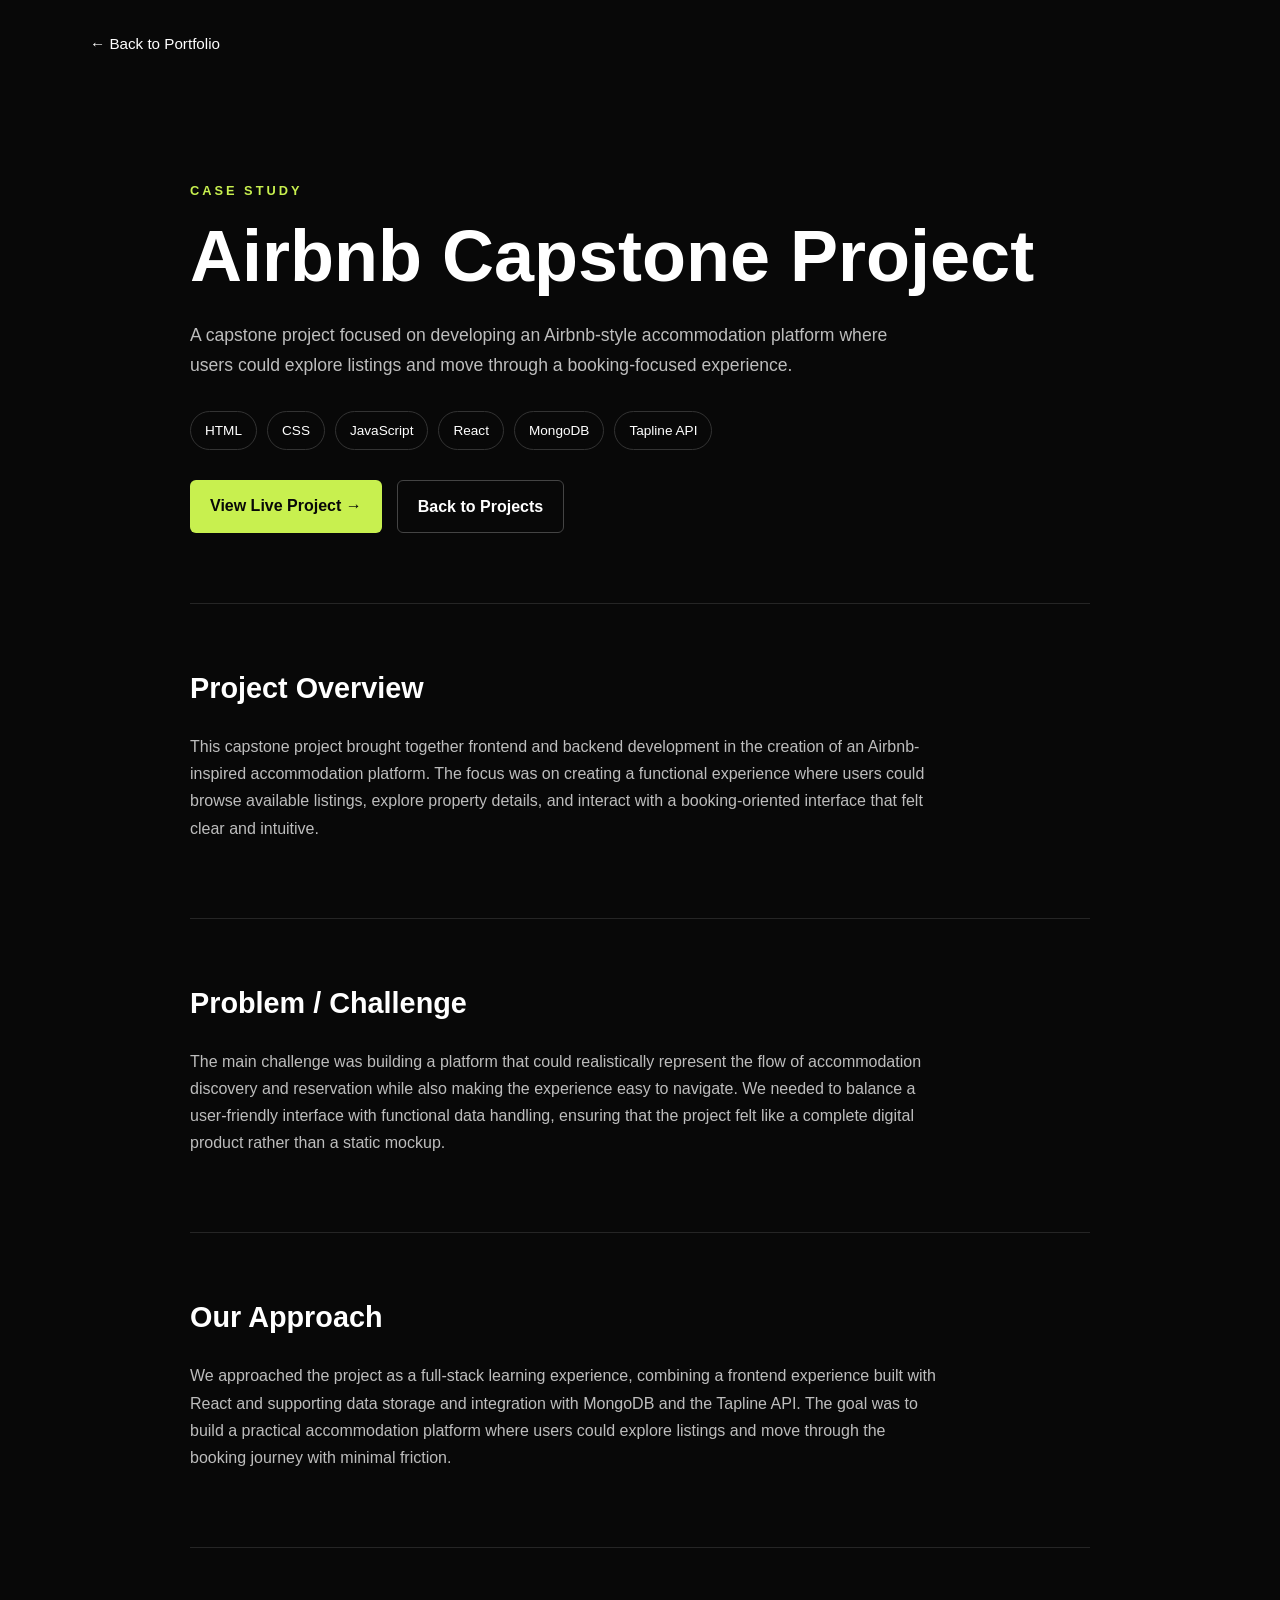
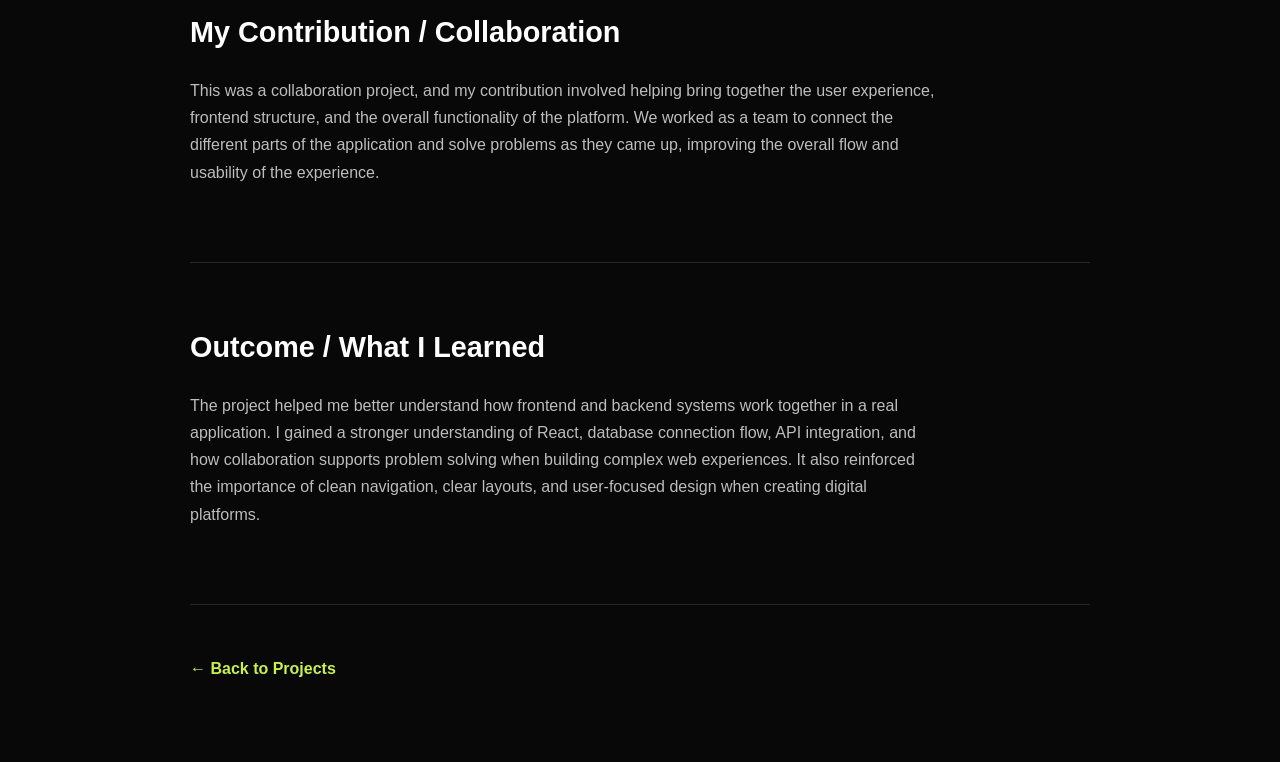
<file: case-studies/airbnb.html>
<!DOCTYPE html>
<html lang="en">
<head>
    <meta charset="UTF-8">
    <meta name="viewport" content="width=device-width, initial-scale=1.0">

    <title>Airbnb Capstone Project | Case Study</title>

    <link rel="stylesheet" href="./case-study.css">
</head>

<body>

    <header class="case-header">
        <a href="../index.html" class="back-link">← Back to Portfolio</a>
    </header>

    <main class="case-study">

        <section class="case-hero">
            <p class="section-label">CASE STUDY</p>

            <h1>Airbnb Capstone Project</h1>

            <p class="hero-description">
                A capstone project focused on developing an Airbnb-style accommodation platform
                where users could explore listings and move through a booking-focused experience.
            </p>

            <div class="tech-stack">
                <span>HTML</span>
                <span>CSS</span>
                <span>JavaScript</span>
                <span>React</span>
                <span>MongoDB</span>
                <span>Tapline API</span>
            </div>

            <div class="hero-buttons">
                <a href="https://airbnb-clone-w2af.onrender.com/"
                   target="_blank"
                   class="primary-button">
                    View Live Project →
                </a>

                <a href="../index.html#projects"
                   class="secondary-button">
                    Back to Projects
                </a>
            </div>
        </section>


        <section class="case-section">
            <h2>Project Overview</h2>

            <p>
                This capstone project brought together frontend and backend development in the
                creation of an Airbnb-inspired accommodation platform. The focus was on creating a
                functional experience where users could browse available listings, explore property
                details, and interact with a booking-oriented interface that felt clear and intuitive.
            </p>
        </section>


        <section class="case-section">
            <h2>Problem / Challenge</h2>

            <p>
                The main challenge was building a platform that could realistically represent the flow
                of accommodation discovery and reservation while also making the experience easy to
                navigate. We needed to balance a user-friendly interface with functional data handling,
                ensuring that the project felt like a complete digital product rather than a static mockup.
            </p>
        </section>


        <section class="case-section">
            <h2>Our Approach</h2>

            <p>
                We approached the project as a full-stack learning experience, combining a frontend
                experience built with React and supporting data storage and integration with MongoDB and
                the Tapline API. The goal was to build a practical accommodation platform where users
                could explore listings and move through the booking journey with minimal friction.
            </p>
        </section>


        <section class="case-section">
            <h2>My Contribution / Collaboration</h2>

            <p>
                This was a collaboration project, and my contribution involved helping bring together the
                user experience, frontend structure, and the overall functionality of the platform. We
                worked as a team to connect the different parts of the application and solve problems as
                they came up, improving the overall flow and usability of the experience.
            </p>
        </section>


        <section class="case-section">
            <h2>Outcome / What I Learned</h2>

            <p>
                The project helped me better understand how frontend and backend systems work together in
                a real application. I gained a stronger understanding of React, database connection flow,
                API integration, and how collaboration supports problem solving when building complex web
                experiences. It also reinforced the importance of clean navigation, clear layouts, and
                user-focused design when creating digital platforms.
            </p>
        </section>


        <section class="case-footer">
            <a href="../index.html#projects">
                ← Back to Projects
            </a>
        </section>

    </main>

</body>
</html>
</file>
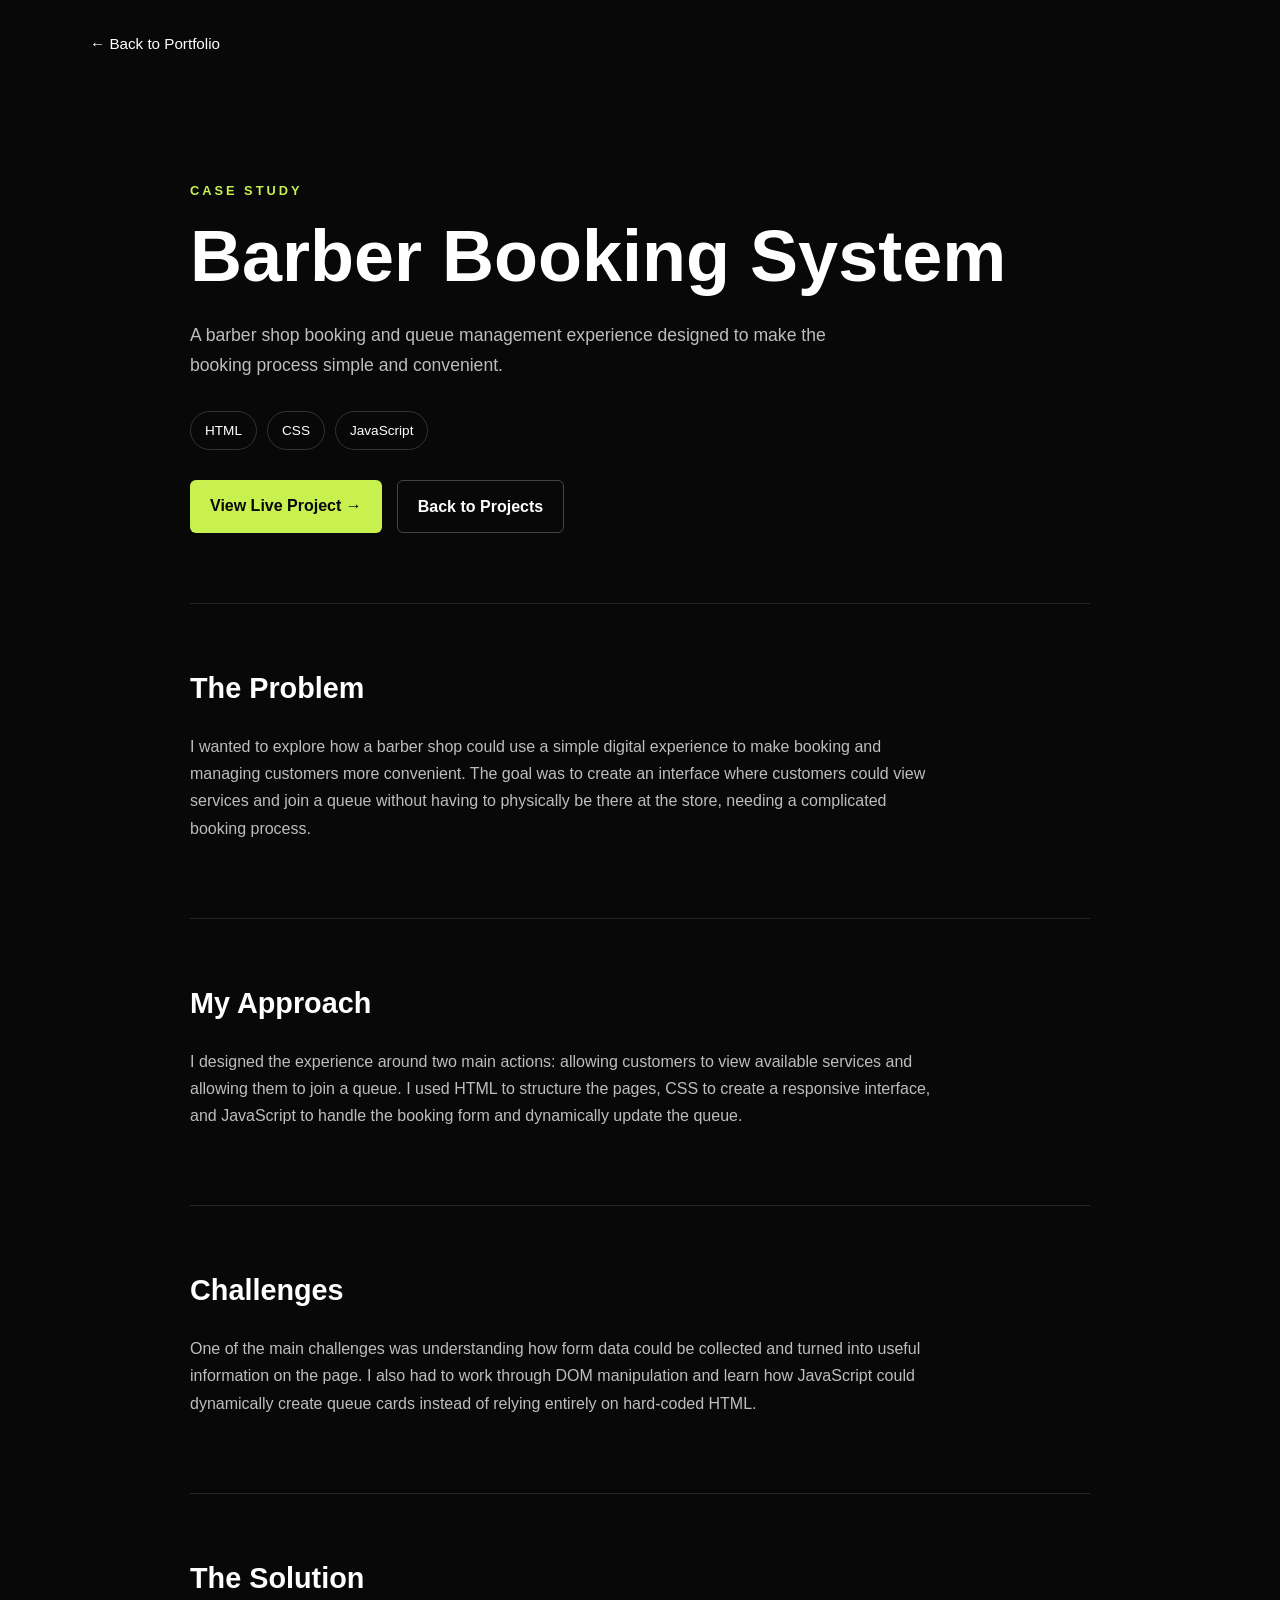
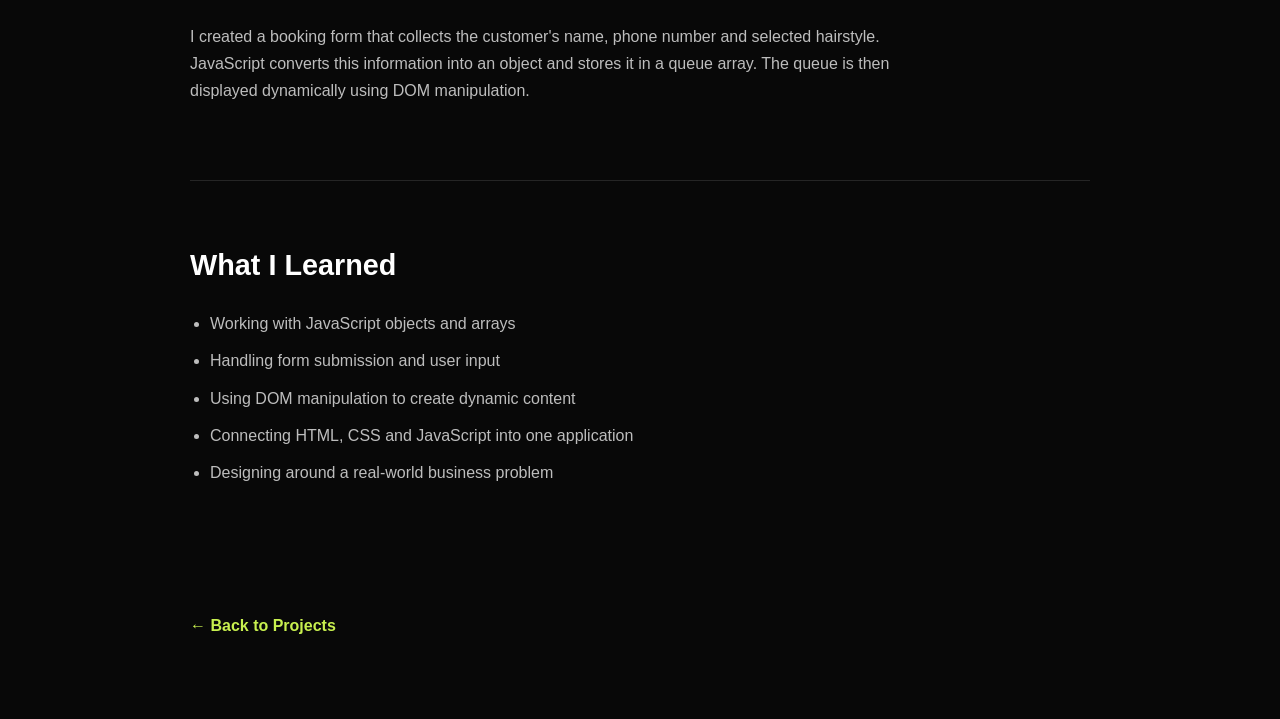
<file: case-studies/barber.html>
<!DOCTYPE html>
<html lang="en">
<head>
    <meta charset="UTF-8">
    <meta name="viewport" content="width=device-width, initial-scale=1.0">

    <title>Barber Booking System | Case Study</title>

    <link rel="stylesheet" href="./case-study.css">
</head>

<body>

    <header class="case-header">
        <a href="../index.html" class="back-link">← Back to Portfolio</a>
    </header>

    <main class="case-study">

        <section class="case-hero">
            <p class="section-label">CASE STUDY</p>

            <h1>Barber Booking System</h1>

            <p class="hero-description">
                A barber shop booking and queue management experience
                designed to make the booking process simple and convenient.
            </p>

            <div class="tech-stack">
                <span>HTML</span>
                <span>CSS</span>
                <span>JavaScript</span>
            </div>

            <div class="hero-buttons">
                <a href="thebigstepperlifestylebarbershop.netlify.app"
                   target="_blank"
                   class="primary-button">
                    View Live Project →
                </a>

                <a href="../index.html#projects"
                   class="secondary-button">
                    Back to Projects
                </a>
            </div>
        </section>


        <section class="case-section">
            <h2>The Problem</h2>

            <p>
                I wanted to explore how a barber shop could use a simple
                digital experience to make booking and managing customers
                more convenient. The goal was to create an interface where
                customers could view services and join a queue without
                having to physically be there at the store, needing a complicated booking process.
                
            </p>
        </section>


        <section class="case-section">
            <h2>My Approach</h2>

            <p>
                I designed the experience around two main actions:
                allowing customers to view available services and allowing
                them to join a queue. I used HTML to structure the pages,
                CSS to create a responsive interface, and JavaScript to
                handle the booking form and dynamically update the queue.
            </p>
        </section>


        <section class="case-section">
            <h2>Challenges</h2>

            <p>
                One of the main challenges was understanding how form data
                could be collected and turned into useful information on
                the page. I also had to work through DOM manipulation and
                learn how JavaScript could dynamically create queue cards
                instead of relying entirely on hard-coded HTML.
            </p>
        </section>


        <section class="case-section">
            <h2>The Solution</h2>

            <p>
                I created a booking form that collects the customer's name,
                phone number and selected hairstyle. JavaScript converts
                this information into an object and stores it in a queue
                array. The queue is then displayed dynamically using DOM
                manipulation.
            </p>
        </section>


        <section class="case-section highlight">
            <h2>What I Learned</h2>

            <ul>
                <li>Working with JavaScript objects and arrays</li>
                <li>Handling form submission and user input</li>
                <li>Using DOM manipulation to create dynamic content</li>
                <li>Connecting HTML, CSS and JavaScript into one application</li>
                <li>Designing around a real-world business problem</li>
            </ul>
        </section>


        <section class="case-footer">
            <a href="../index.html#projects">
                ← Back to Projects
            </a>
        </section>

    </main>

</body>
</html>
</file>
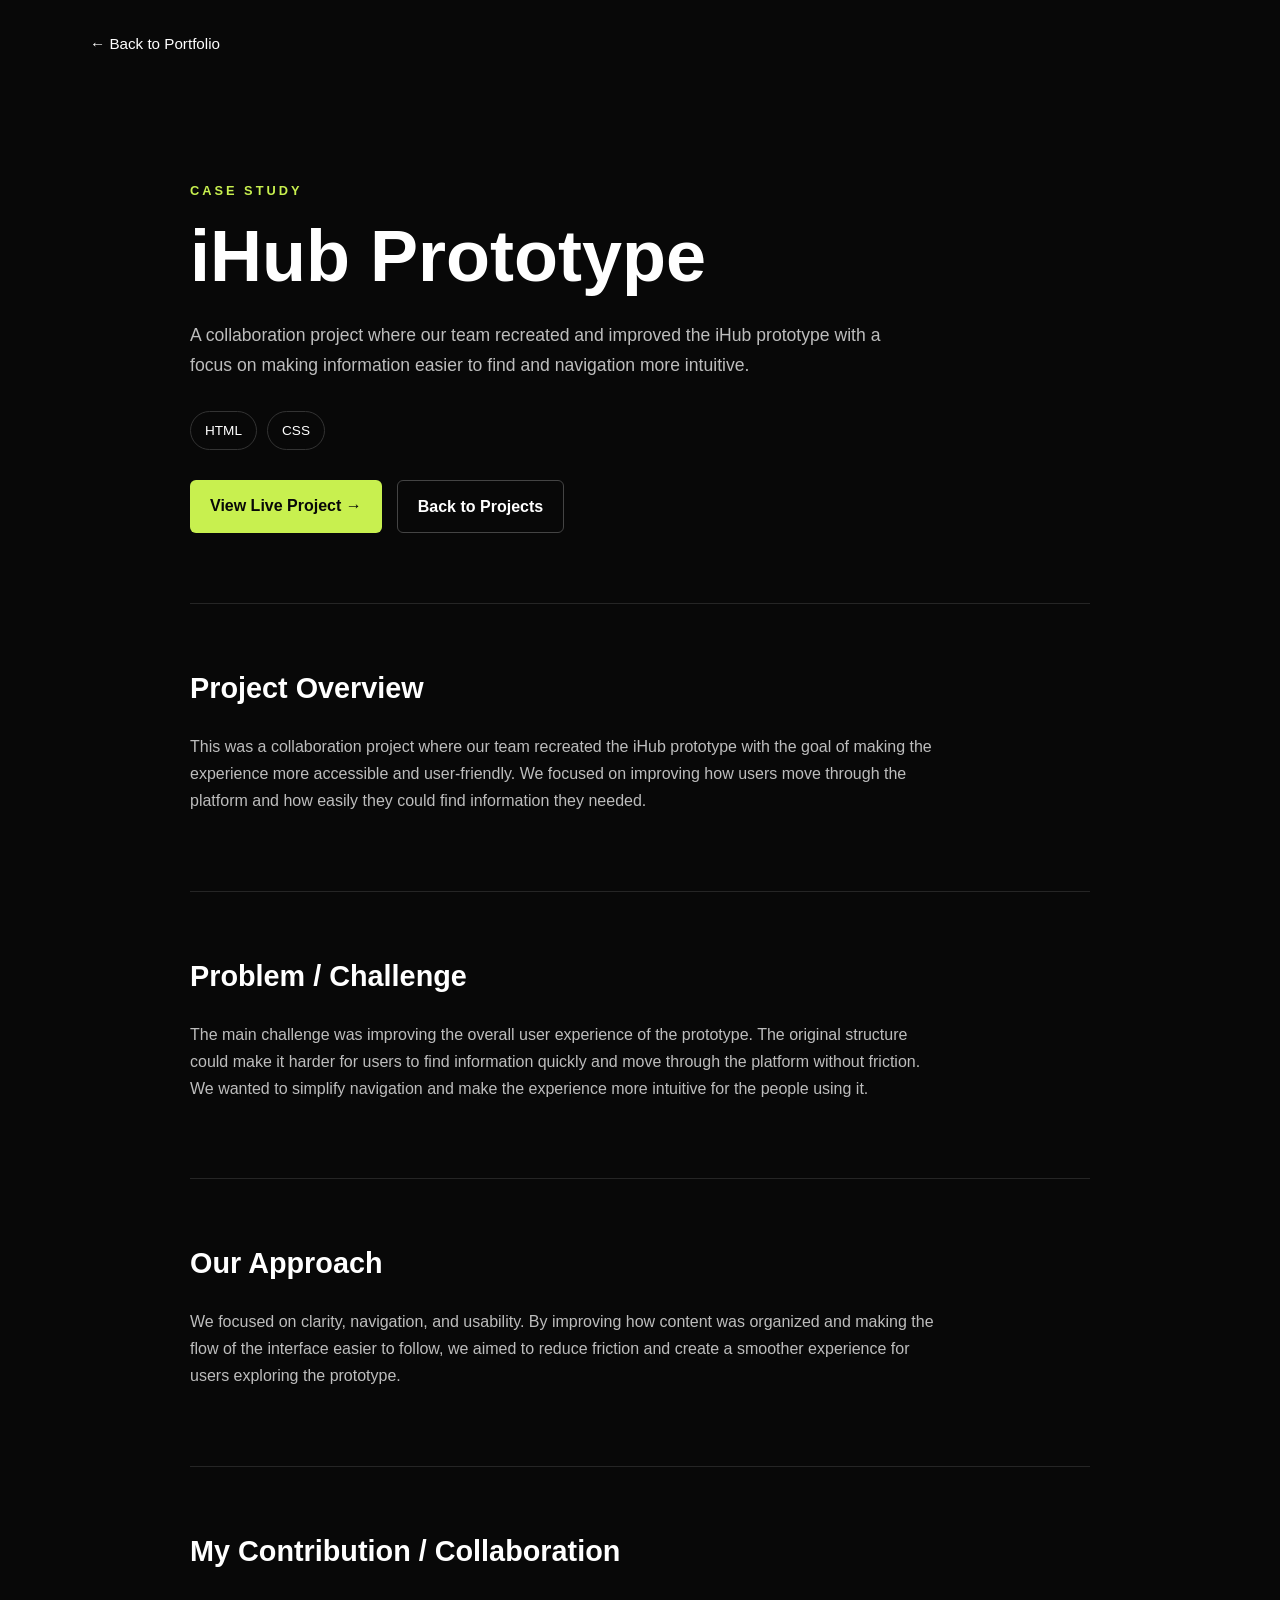
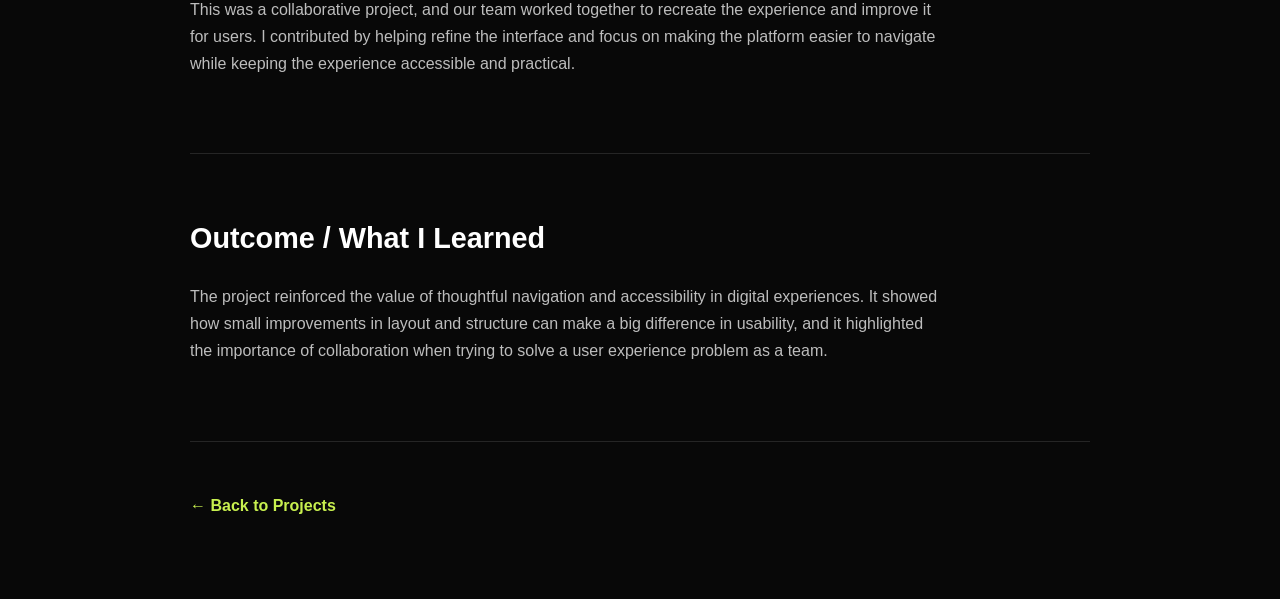
<file: case-studies/ihub.html>
<!DOCTYPE html>
<html lang="en">
<head>
    <meta charset="UTF-8">
    <meta name="viewport" content="width=device-width, initial-scale=1.0">

    <title>iHub Prototype | Case Study</title>

    <link rel="stylesheet" href="./case-study.css">
</head>

<body>

    <header class="case-header">
        <a href="../index.html" class="back-link">← Back to Portfolio</a>
    </header>

    <main class="case-study">

        <section class="case-hero">
            <p class="section-label">CASE STUDY</p>

            <h1>iHub Prototype</h1>

            <p class="hero-description">
                A collaboration project where our team recreated and improved the iHub prototype
                with a focus on making information easier to find and navigation more intuitive.
            </p>

            <div class="tech-stack">
                <span>HTML</span>
                <span>CSS</span>
            </div>

            <div class="hero-buttons">
                <a href="https://ihub-prototype75.vercel.app/"
                   target="_blank"
                   class="primary-button">
                    View Live Project →
                </a>

                <a href="../index.html#projects"
                   class="secondary-button">
                    Back to Projects
                </a>
            </div>
        </section>


        <section class="case-section">
            <h2>Project Overview</h2>

            <p>
                This was a collaboration project where our team recreated the iHub prototype with the goal
                of making the experience more accessible and user-friendly. We focused on improving how users
                move through the platform and how easily they could find information they needed.
            </p>
        </section>


        <section class="case-section">
            <h2>Problem / Challenge</h2>

            <p>
                The main challenge was improving the overall user experience of the prototype. The original
                structure could make it harder for users to find information quickly and move through the
                platform without friction. We wanted to simplify navigation and make the experience more
                intuitive for the people using it.
            </p>
        </section>


        <section class="case-section">
            <h2>Our Approach</h2>

            <p>
                We focused on clarity, navigation, and usability. By improving how content was organized and
                making the flow of the interface easier to follow, we aimed to reduce friction and create a
                smoother experience for users exploring the prototype.
            </p>
        </section>


        <section class="case-section">
            <h2>My Contribution / Collaboration</h2>

            <p>
                This was a collaborative project, and our team worked together to recreate the experience and
                improve it for users. I contributed by helping refine the interface and focus on making the
                platform easier to navigate while keeping the experience accessible and practical.
            </p>
        </section>


        <section class="case-section">
            <h2>Outcome / What I Learned</h2>

            <p>
                The project reinforced the value of thoughtful navigation and accessibility in digital
                experiences. It showed how small improvements in layout and structure can make a big
                difference in usability, and it highlighted the importance of collaboration when trying to
                solve a user experience problem as a team.
            </p>
        </section>


        <section class="case-footer">
            <a href="../index.html#projects">
                ← Back to Projects
            </a>
        </section>

    </main>

</body>
</html>
</file>
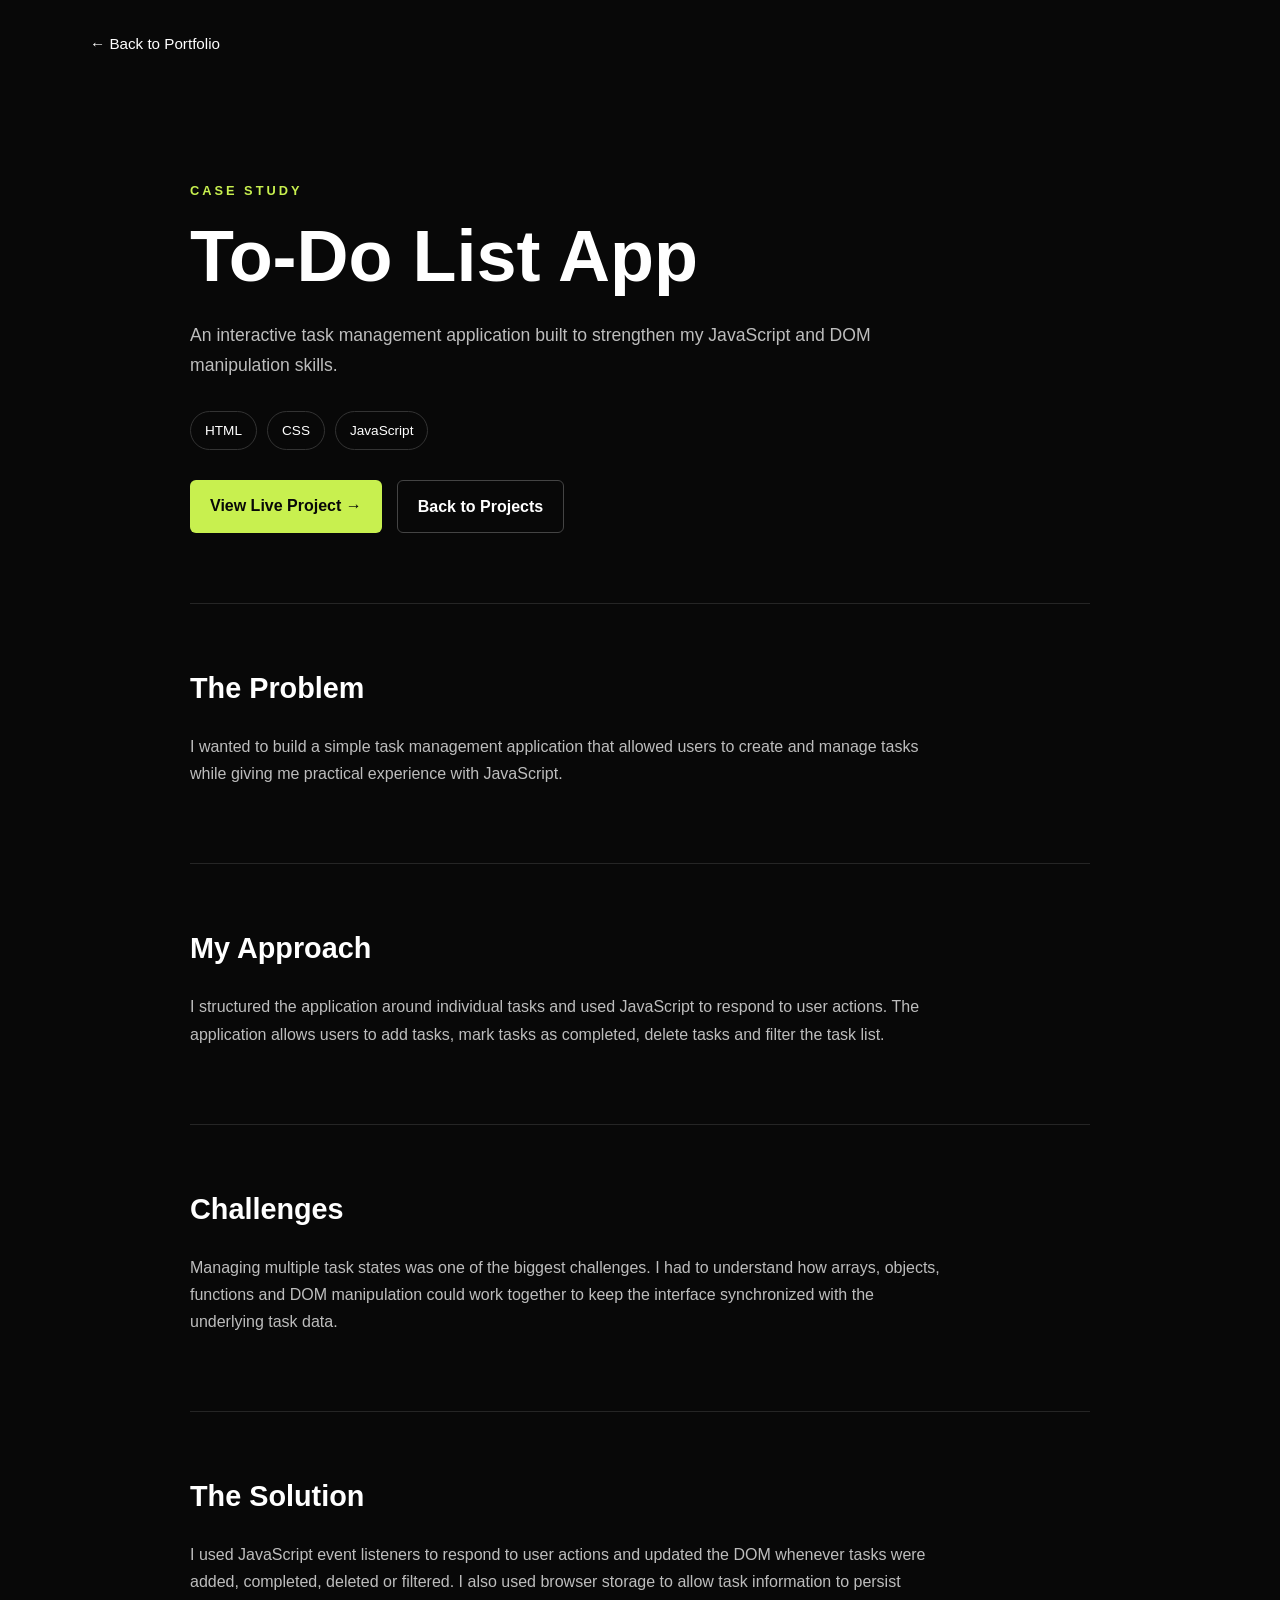
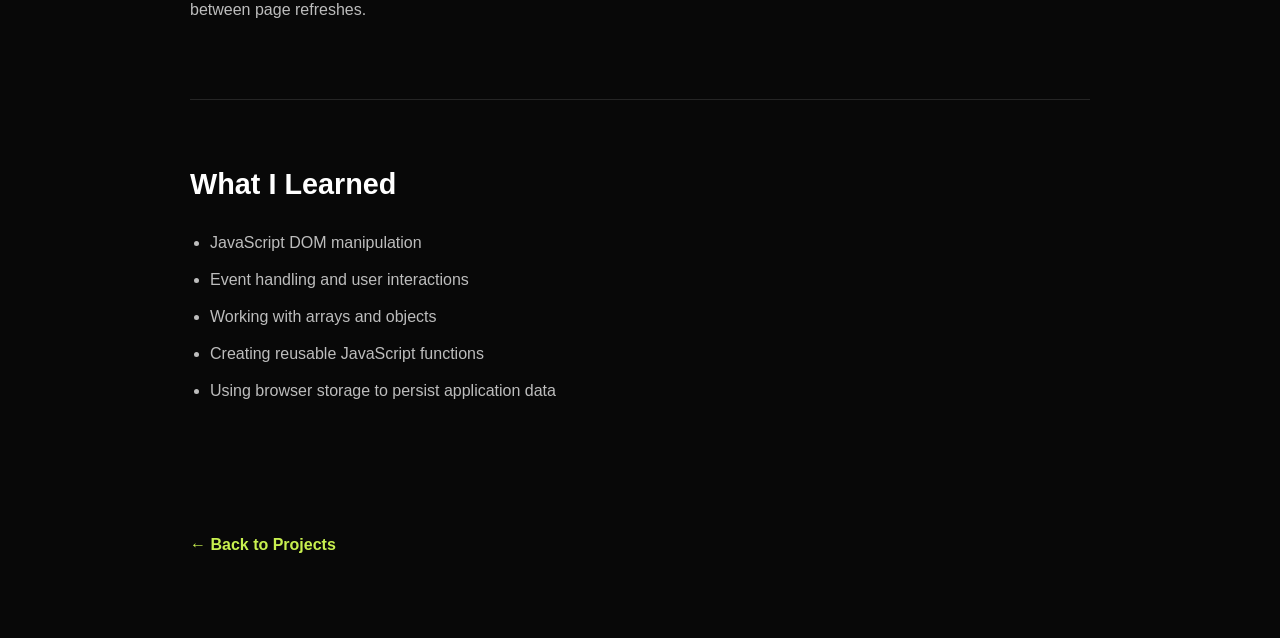
<file: case-studies/todo.html>
<!DOCTYPE html>
<html lang="en">
<head>
    <meta charset="UTF-8">
    <meta name="viewport" content="width=device-width, initial-scale=1.0">

    <title>To-Do List App | Case Study</title>

    <link rel="stylesheet" href="./case-study.css">
</head>

<body>

    <header class="case-header">
        <a href="../index.html" class="back-link">← Back to Portfolio</a>
    </header>

    <main class="case-study">

        <section class="case-hero">
            <p class="section-label">CASE STUDY</p>

            <h1>To-Do List App</h1>

            <p class="hero-description">
                An interactive task management application built to
                strengthen my JavaScript and DOM manipulation skills.
            </p>

            <div class="tech-stack">
                <span>HTML</span>
                <span>CSS</span>
                <span>JavaScript</span>
            </div>

            <div class="hero-buttons">
                <a href="https://charming-pie-7651d2.netlify.app/"
                   target="_blank"
                   class="primary-button">
                    View Live Project →
                </a>

                <a href="../index.html#projects"
                   class="secondary-button">
                    Back to Projects
                </a>
            </div>
        </section>


        <section class="case-section">
            <h2>The Problem</h2>

            <p>
                I wanted to build a simple task management application that
                allowed users to create and manage tasks while giving me
                practical experience with JavaScript.
            </p>
        </section>


        <section class="case-section">
            <h2>My Approach</h2>

            <p>
                I structured the application around individual tasks and
                used JavaScript to respond to user actions. The application
                allows users to add tasks, mark tasks as completed, delete
                tasks and filter the task list.
            </p>
        </section>


        <section class="case-section">
            <h2>Challenges</h2>

            <p>
                Managing multiple task states was one of the biggest
                challenges. I had to understand how arrays, objects,
                functions and DOM manipulation could work together to keep
                the interface synchronized with the underlying task data.
            </p>
        </section>


        <section class="case-section">
            <h2>The Solution</h2>

            <p>
                I used JavaScript event listeners to respond to user actions
                and updated the DOM whenever tasks were added, completed,
                deleted or filtered. I also used browser storage to allow
                task information to persist between page refreshes.
            </p>
        </section>


        <section class="case-section highlight">
            <h2>What I Learned</h2>

            <ul>
                <li>JavaScript DOM manipulation</li>
                <li>Event handling and user interactions</li>
                <li>Working with arrays and objects</li>
                <li>Creating reusable JavaScript functions</li>
                <li>Using browser storage to persist application data</li>
            </ul>
        </section>


        <section class="case-footer">
            <a href="../index.html#projects">
                ← Back to Projects
            </a>
        </section>

    </main>

</body>
</html>
</file>
<file: case-studies/case-study.css>
* {
    box-sizing: border-box;
}

html {
    scroll-behavior: smooth;
}

body {
    margin: 0;
    font-family: Arial, sans-serif;
    background: #080808;
    color: #ffffff;
    line-height: 1.7;
}


/* HEADER */

.case-header {
    width: min(1100px, 90%);
    margin: 0 auto;
    padding: 30px 0;
}

.back-link {
    color: #ffffff;
    text-decoration: none;
    font-size: 0.95rem;
    transition: 0.2s ease;
}

.back-link:hover {
    color:#c8f04f;
}


/* MAIN */

.case-study {
    width: min(900px, 90%);
    margin: 0 auto;
    padding-bottom: 80px;
}


/* HERO */

.case-hero {
    padding: 80px 0 70px;
    border-bottom: 1px solid #252525;
}

.section-label {
    color: #c8f04f;
    font-size: 0.8rem;
    font-weight: bold;
    letter-spacing: 3px;
    margin-bottom: 15px;
}

.case-hero h1 {
    font-size: clamp(2.5rem, 6vw, 4.5rem);
    line-height: 1.1;
    margin: 0 0 25px;
}

.hero-description {
    max-width: 700px;
    color: #bdbdbd;
    font-size: 1.1rem;
}


/* TECHNOLOGIES */

.tech-stack {
    display: flex;
    flex-wrap: wrap;
    gap: 10px;
    margin: 30px 0;
}

.tech-stack span {
    padding: 7px 14px;
    border: 1px solid #333333;
    border-radius: 20px;
    color: #ffffff;
    font-size: 0.85rem;
}


/* BUTTONS */

.hero-buttons {
    display: flex;
    flex-wrap: wrap;
    gap: 15px;
    margin-top: 30px;
}

.primary-button,
.secondary-button {
    display: inline-block;
    padding: 12px 20px;
    border-radius: 6px;
    text-decoration: none;
    font-weight: 600;
    transition: 0.2s ease;
}

.primary-button {
    background: #c8f04f;
    color: #080808;
}

.primary-button:hover {
    transform: translateY(-2px);
}

.secondary-button {
    border: 1px solid #444444;
    color: #ffffff;
}

.secondary-button:hover {
    border-color: #c8f04f;
    color: #c8f04f;
}


/* CASE STUDY SECTIONS */

.case-section {
    padding: 60px 0;
    border-bottom: 1px solid #252525;
}

.case-section h2 {
    margin: 0 0 20px;
    font-size: 1.8rem;
}

.case-section p {
    max-width: 750px;
    color: #bdbdbd;
    font-size: 1rem;
}


/* LEARNING SECTION */

.case-section.highlight {
    border: none;
}

.case-section ul {
    padding-left: 20px;
    color: #bdbdbd;
}

.case-section li {
    margin-bottom: 10px;
}


/* FOOTER */

.case-footer {
    padding-top: 50px;
}

.case-footer a {
    color: #c8f04f;
    text-decoration: none;
    font-weight: 600;
}

.case-footer a:hover {
    text-decoration: underline;
}


/* MOBILE */

@media (max-width: 600px) {

    .case-header {
        padding: 20px 0;
    }

    .case-hero {
        padding: 50px 0;
    }

    .case-section {
        padding: 40px 0;
    }

    .hero-buttons {
        flex-direction: column;
    }

    .primary-button,
    .secondary-button {
        text-align: center;
    }

}
</file>
